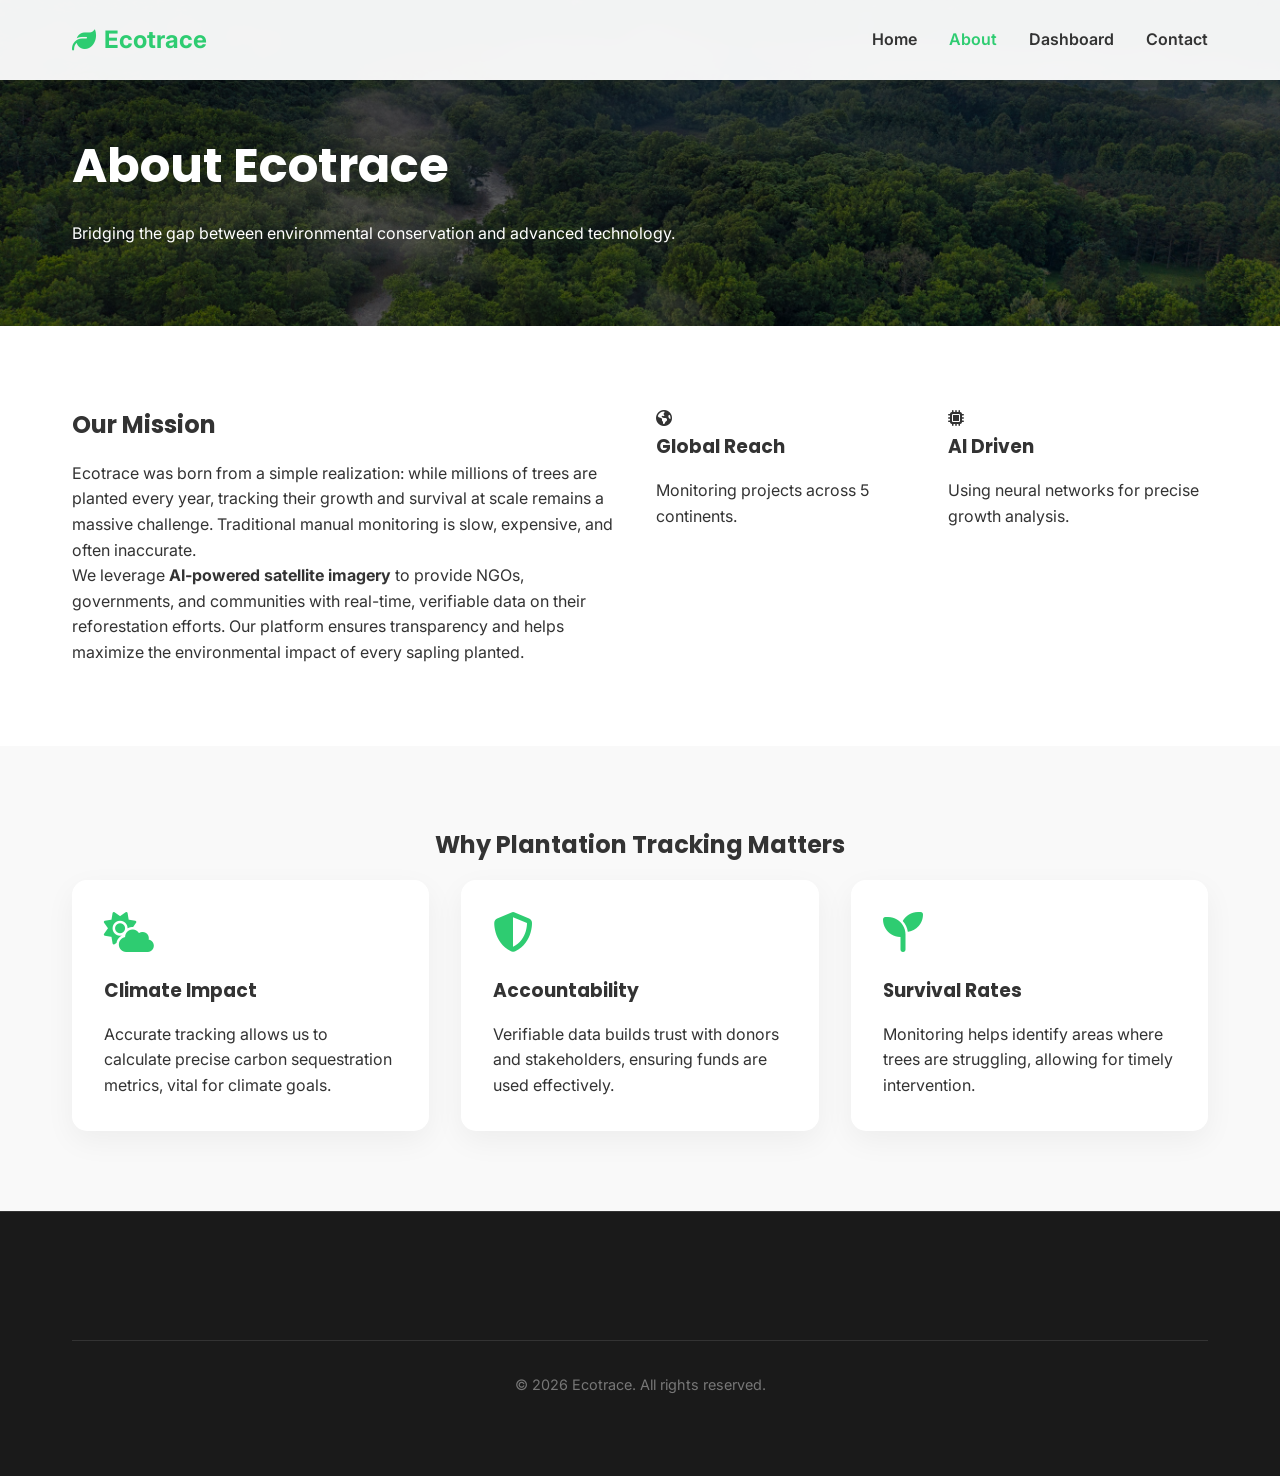
<file: about.html>
<!DOCTYPE html>
<html lang="en">
<head>
    <meta charset="UTF-8">
    <meta name="viewport" content="width=device-width, initial-scale=1.0">
    <title>About Us - Ecotrace</title>
    <link href="https://fonts.googleapis.com/css2?family=Inter:wght@300;400;600;700&family=Poppins:wght@400;600;700&display=swap" rel="stylesheet">
    <link href="https://unpkg.com/aos@2.3.1/dist/aos.css" rel="stylesheet">
    <link rel="stylesheet" href="css/style.css">
    <link rel="stylesheet" href="https://cdnjs.cloudflare.com/ajax/libs/font-awesome/6.4.0/css/all.min.css">
</head>
<body>
    <!-- Navigation -->
    <nav class="navbar">
        <div class="container">
            <a href="index.html" class="logo">
                <i class="fas fa-leaf"></i> Ecotrace
            </a>
            <ul class="nav-links">
                <li><a href="index.html">Home</a></li>
                <li><a href="about.html" class="active">About</a></li>
                <li><a href="dashboard.html">Dashboard</a></li>
                <li><a href="contact.html">Contact</a></li>
            </ul>
            <div class="nav-toggle">
                <i class="fas fa-bars"></i>
            </div>
        </div>
    </nav>

    <!-- Page Header -->
    <header class="page-header" style="background: linear-gradient(rgba(0,0,0,0.6), rgba(0,0,0,0.6)), url('assets/images/forest-about.jpg') center/cover no-repeat;">
        <div class="container">
            <h1 data-aos="fade-up">About Ecotrace</h1>
            <p data-aos="fade-up" data-aos-delay="100">Bridging the gap between environmental conservation and advanced technology.</p>
        </div>
    </header>

    <!-- Mission Section -->
    <section class="mission section-padding">
        <div class="container">
            <div class="grid grid-2 items-center">
                <div class="mission-text" data-aos="fade-right">
                    <h2>Our Mission</h2>
                    <p>Ecotrace was born from a simple realization: while millions of trees are planted every year, tracking their growth and survival at scale remains a massive challenge. Traditional manual monitoring is slow, expensive, and often inaccurate.</p>
                    <p>We leverage <strong>AI-powered satellite imagery</strong> to provide NGOs, governments, and communities with real-time, verifiable data on their reforestation efforts. Our platform ensures transparency and helps maximize the environmental impact of every sapling planted.</p>
                </div>
                <div class="mission-stats grid grid-2 gap-2" data-aos="fade-left">
                    <div class="info-card">
                        <i class="fas fa-globe-americas"></i>
                        <h3>Global Reach</h3>
                        <p>Monitoring projects across 5 continents.</p>
                    </div>
                    <div class="info-card">
                        <i class="fas fa-microchip"></i>
                        <h3>AI Driven</h3>
                        <p>Using neural networks for precise growth analysis.</p>
                    </div>
                </div>
            </div>
        </div>
    </section>

    <!-- Why It Matters -->
    <section class="why-matters section-padding bg-light">
        <div class="container">
            <div class="section-header text-center" data-aos="fade-up">
                <h2>Why Plantation Tracking Matters</h2>
            </div>
            <div class="grid grid-3">
                <div class="feature-card" data-aos="fade-up">
                    <div class="icon-box"><i class="fas fa-cloud-sun"></i></div>
                    <h3>Climate Impact</h3>
                    <p>Accurate tracking allows us to calculate precise carbon sequestration metrics, vital for climate goals.</p>
                </div>
                <div class="feature-card" data-aos="fade-up" data-aos-delay="100">
                    <div class="icon-box"><i class="fas fa-shield-alt"></i></div>
                    <h3>Accountability</h3>
                    <p>Verifiable data builds trust with donors and stakeholders, ensuring funds are used effectively.</p>
                </div>
                <div class="feature-card" data-aos="fade-up" data-aos-delay="200">
                    <div class="icon-box"><i class="fas fa-seedling"></i></div>
                    <h3>Survival Rates</h3>
                    <p>Monitoring helps identify areas where trees are struggling, allowing for timely intervention.</p>
                </div>
            </div>
        </div>
    </section>

    <!-- Footer -->
    <footer class="footer section-padding bg-dark text-white">
        <div class="container">
            <div class="footer-bottom text-center">
                <p>&copy; 2026 Ecotrace. All rights reserved.</p>
            </div>
        </div>
    </footer>

    <script src="https://unpkg.com/aos@2.3.1/dist/aos.js"></script>
    <script src="js/script.js"></script>
    <script>
        AOS.init({ duration: 1000, once: true });
    </script>
</body>
</html>
</file>
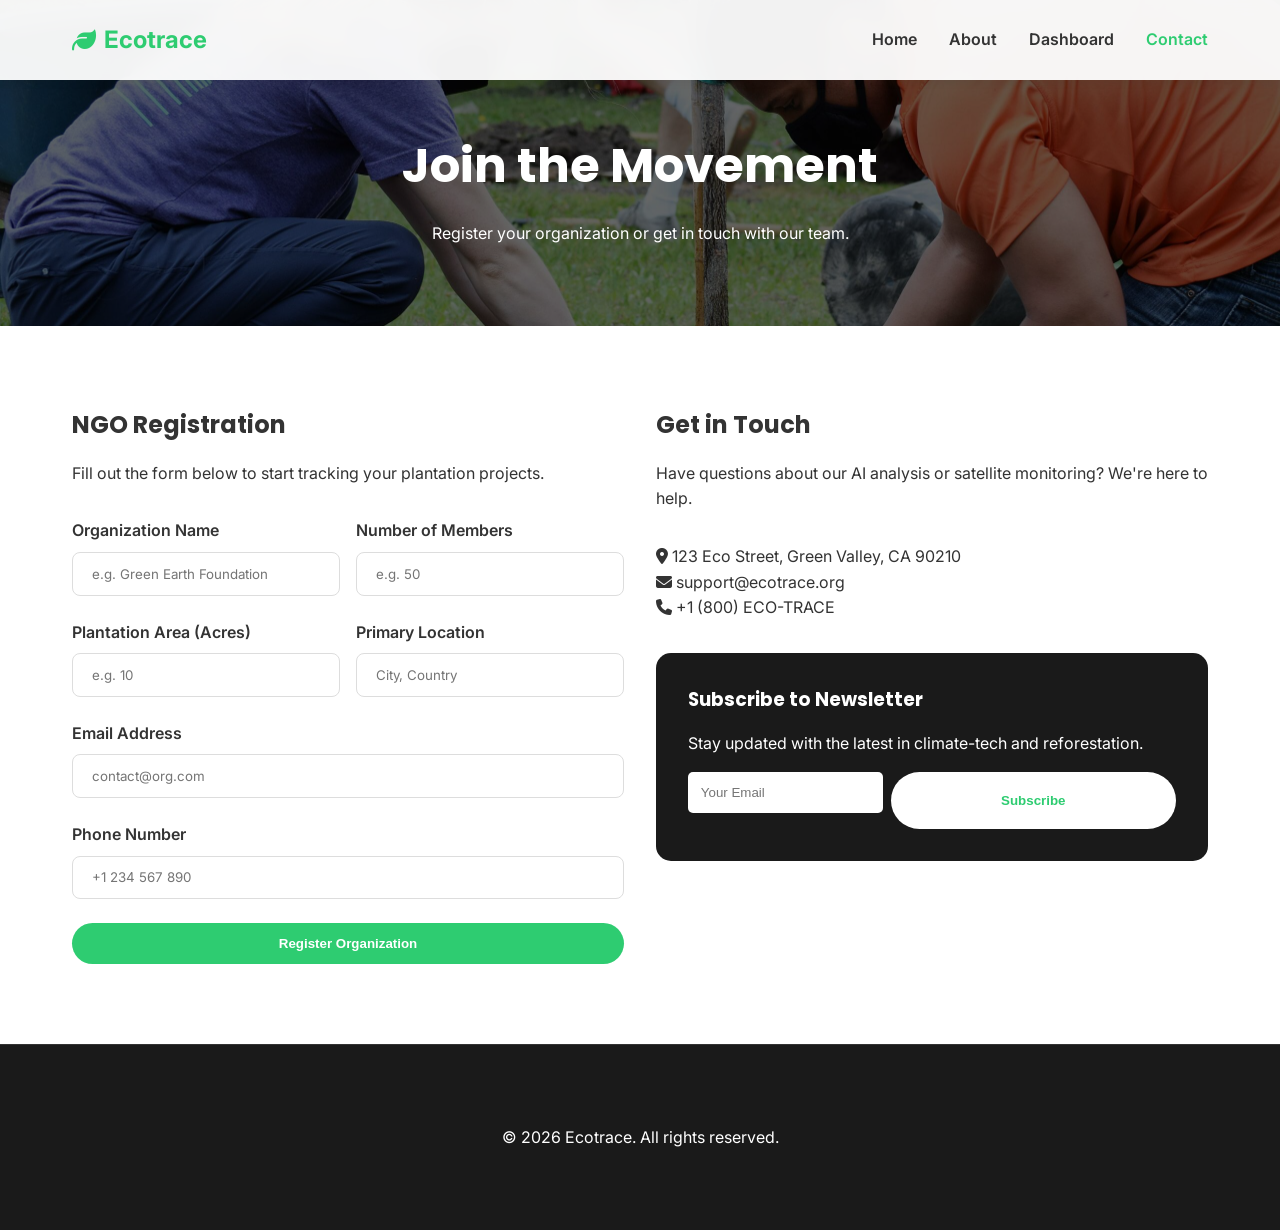
<file: contact.html>
<!DOCTYPE html>
<html lang="en">
<head>
    <meta charset="UTF-8">
    <meta name="viewport" content="width=device-width, initial-scale=1.0">
    <title>Contact & Register - Ecotrace</title>
    <link href="https://fonts.googleapis.com/css2?family=Inter:wght@300;400;600;700&family=Poppins:wght@400;600;700&display=swap" rel="stylesheet">
    <link rel="stylesheet" href="css/style.css">
    <link rel="stylesheet" href="https://cdnjs.cloudflare.com/ajax/libs/font-awesome/6.4.0/css/all.min.css">
</head>
<body>
    <!-- Navigation -->
    <nav class="navbar">
        <div class="container">
            <a href="index.html" class="logo">
                <i class="fas fa-leaf"></i> Ecotrace
            </a>
            <ul class="nav-links">
                <li><a href="index.html">Home</a></li>
                <li><a href="about.html">About</a></li>
                <li><a href="dashboard.html">Dashboard</a></li>
                <li><a href="contact.html" class="active">Contact</a></li>
            </ul>
            <div class="nav-toggle">
                <i class="fas fa-bars"></i>
            </div>
        </div>
    </nav>

    <header class="page-header" style="background: linear-gradient(rgba(0,0,0,0.6), rgba(0,0,0,0.6)), url('assets/images/volunteers.jpg') center/cover no-repeat;">
        <div class="container text-center">
            <h1>Join the Movement</h1>
            <p>Register your organization or get in touch with our team.</p>
        </div>
    </header>

    <section class="contact-section section-padding">
        <div class="container">
            <div class="grid grid-2 gap-4">
                <div class="registration-form">
                    <h2>NGO Registration</h2>
                    <p class="mb-2">Fill out the form below to start tracking your plantation projects.</p>
                    <form id="ngo-form" class="form-group">
                        <div class="form-row">
                            <div class="input-field">
                                <label>Organization Name</label>
                                <input type="text" placeholder="e.g. Green Earth Foundation" required>
                            </div>
                            <div class="input-field">
                                <label>Number of Members</label>
                                <input type="number" placeholder="e.g. 50" required>
                            </div>
                        </div>
                        <div class="form-row">
                            <div class="input-field">
                                <label>Plantation Area (Acres)</label>
                                <input type="number" placeholder="e.g. 10" required>
                            </div>
                            <div class="input-field">
                                <label>Primary Location</label>
                                <input type="text" placeholder="City, Country" required>
                            </div>
                        </div>
                        <div class="input-field">
                            <label>Email Address</label>
                            <input type="email" placeholder="contact@org.com" required>
                        </div>
                        <div class="input-field">
                            <label>Phone Number</label>
                            <input type="tel" placeholder="+1 234 567 890" required>
                        </div>
                        <button type="submit" class="btn btn-primary btn-block">Register Organization</button>
                    </form>
                </div>

                <div class="contact-info">
                    <div class="info-box mb-2">
                        <h2>Get in Touch</h2>
                        <p>Have questions about our AI analysis or satellite monitoring? We're here to help.</p>
                        <ul class="contact-details mt-2">
                            <li><i class="fas fa-map-marker-alt"></i> 123 Eco Street, Green Valley, CA 90210</li>
                            <li><i class="fas fa-envelope"></i> support@ecotrace.org</li>
                            <li><i class="fas fa-phone"></i> +1 (800) ECO-TRACE</li>
                        </ul>
                    </div>
                    <div class="newsletter-box bg-dark text-white p-2" style="border-radius: 15px;">
                        <h3>Subscribe to Newsletter</h3>
                        <p>Stay updated with the latest in climate-tech and reforestation.</p>
                        <form class="newsletter-form mt-1">
                            <input type="email" placeholder="Your Email" class="mb-1">
                            <button type="submit" class="btn btn-secondary btn-block">Subscribe</button>
                        </form>
                    </div>
                </div>
            </div>
        </div>
    </section>

    <!-- Footer -->
    <footer class="footer section-padding bg-dark text-white">
        <div class="container text-center">
            <p>&copy; 2026 Ecotrace. All rights reserved.</p>
        </div>
    </footer>

    <script src="js/script.js"></script>
</body>
</html>
</file>
<file: css/style.css>
/* 
    Ecotrace - Main Stylesheet
    Color Palette:
    - Primary Green: #2ecc71
    - Dark Green: #27ae60
    - Dark BG: #1a1a1a
    - Light BG: #f9f9f9
    - Text: #333
*/

:root {
    --primary-color: #2ecc71;
    --secondary-color: #27ae60;
    --dark-color: #1a1a1a;
    --light-color: #f9f9f9;
    --white: #ffffff;
    --text-color: #333;
    --gray-color: #777;
    --transition: all 0.3s ease;
}

* {
    margin: 0;
    padding: 0;
    box-sizing: border-box;
}

body {
    font-family: 'Inter', sans-serif;
    line-height: 1.6;
    color: var(--text-color);
    overflow-x: hidden;
}

h1, h2, h3, h4 {
    font-family: 'Poppins', sans-serif;
    font-weight: 700;
    margin-bottom: 1rem;
}

a {
    text-decoration: none;
    color: inherit;
    transition: var(--transition);
}

ul {
    list-style: none;
}

img {
    max-width: 100%;
    display: block;
}

.container {
    max-width: 1200px;
    margin: 0 auto;
    padding: 0 2rem;
}

.section-padding {
    padding: 5rem 0;
}

.bg-light { background-color: var(--light-color); }
.bg-dark { background-color: var(--dark-color); color: var(--white); }
.text-center { text-align: center; }
.text-white { color: var(--white); }
.mt-1 { margin-top: 1rem; }
.mt-2 { margin-top: 2rem; }
.mb-1 { margin-bottom: 1rem; }
.mb-2 { margin-bottom: 2rem; }
.p-2 { padding: 2rem; }

/* Grid System */
.grid {
    display: grid;
    gap: 2rem;
}

.grid-2 { grid-template-columns: repeat(2, 1fr); }
.grid-3 { grid-template-columns: repeat(3, 1fr); }
.grid-4 { grid-template-columns: repeat(4, 1fr); }

@media (max-width: 992px) {
    .grid-3, .grid-4 { grid-template-columns: repeat(2, 1fr); }
}

@media (max-width: 768px) {
    .grid-2, .grid-3, .grid-4 { grid-template-columns: 1fr; }
}

/* Buttons */
.btn {
    display: inline-block;
    padding: 0.8rem 2rem;
    border-radius: 50px;
    font-weight: 600;
    cursor: pointer;
    border: none;
    transition: var(--transition);
}

.btn-primary {
    background-color: var(--primary-color);
    color: var(--white);
}

.btn-primary:hover {
    background-color: var(--secondary-color);
    transform: translateY(-3px);
    box-shadow: 0 5px 15px rgba(46, 204, 113, 0.3);
}

.btn-secondary {
    background-color: var(--white);
    color: var(--primary-color);
}

.btn-outline {
    background-color: transparent;
    border: 2px solid var(--white);
    color: var(--white);
}

.btn-outline:hover {
    background-color: var(--white);
    color: var(--primary-color);
}

.btn-text {
    color: var(--primary-color);
    font-weight: 700;
    padding: 0;
}

.btn-sm { padding: 0.5rem 1.2rem; font-size: 0.9rem; }
.btn-block { width: 100%; display: block; }

/* Navbar */
.navbar {
    height: 80px;
    display: flex;
    align-items: center;
    position: fixed;
    top: 0;
    width: 100%;
    z-index: 1000;
    background: rgba(255, 255, 255, 0.95);
    backdrop-filter: blur(10px);
    box-shadow: 0 2px 10px rgba(0,0,0,0.05);
}

.navbar .container {
    display: flex;
    justify-content: space-between;
    align-items: center;
    width: 100%;
}

.logo {
    font-size: 1.5rem;
    font-weight: 700;
    color: var(--primary-color);
    display: flex;
    align-items: center;
    gap: 0.5rem;
}

.nav-links {
    display: flex;
    gap: 2rem;
}

.nav-links a {
    font-weight: 600;
    color: var(--text-color);
}

.nav-links a:hover, .nav-links a.active {
    color: var(--primary-color);
}

.nav-toggle {
    display: none;
    font-size: 1.5rem;
    cursor: pointer;
}

@media (max-width: 768px) {
    .nav-toggle { display: block; }
    .nav-links {
        display: none;
        position: absolute;
        top: 80px;
        left: 0;
        width: 100%;
        background: var(--white);
        flex-direction: column;
        padding: 2rem;
        text-align: center;
        box-shadow: 0 10px 10px rgba(0,0,0,0.05);
    }
    .nav-links.active { display: flex; }
}

/* Hero Section */
.hero {
    height: 100vh;
    display: flex;
    align-items: center;
    color: var(--white);
    text-align: center;
    padding-top: 80px;
}

.hero h1 {
    font-size: 3.5rem;
    margin-bottom: 1.5rem;
}

.hero p {
    font-size: 1.2rem;
    max-width: 700px;
    margin: 0 auto 2rem;
}

.hero-btns {
    display: flex;
    justify-content: center;
    gap: 1rem;
}

@media (max-width: 768px) {
    .hero h1 { font-size: 2.5rem; }
    .hero-btns { flex-direction: column; }
}

/* Section Headers */
.section-subtitle {
    color: var(--primary-color);
    text-transform: uppercase;
    letter-spacing: 2px;
    font-weight: 700;
    font-size: 0.9rem;
    display: block;
    margin-bottom: 0.5rem;
}

/* Cards */
.feature-card, .group-card, .stat-card {
    background: var(--white);
    padding: 2rem;
    border-radius: 15px;
    box-shadow: 0 10px 30px rgba(0,0,0,0.05);
    transition: var(--transition);
}

.feature-card:hover, .group-card:hover {
    transform: translateY(-10px);
}

.feature-card i {
    font-size: 2.5rem;
    color: var(--primary-color);
    margin-bottom: 1.5rem;
}

/* Group Cards */
.group-card .group-img {
    height: 200px;
    overflow: hidden;
    border-radius: 10px;
    margin-bottom: 1.5rem;
}

.group-card .group-img img {
    width: 100%;
    height: 100%;
    object-fit: cover;
}

.group-info h3 { margin-bottom: 0.5rem; }
.group-meta {
    display: flex;
    justify-content: space-between;
    font-size: 0.9rem;
    color: var(--gray-color);
    margin-top: 1rem;
    padding-top: 1rem;
    border-top: 1px solid #eee;
}

/* AI Analysis Section */
.comparison-slider {
    position: relative;
    border-radius: 15px;
    overflow: hidden;
    box-shadow: 0 20px 40px rgba(0,0,0,0.2);
}

.slider-label {
    position: absolute;
    bottom: 20px;
    padding: 0.5rem 1rem;
    background: rgba(0,0,0,0.7);
    color: var(--white);
    border-radius: 5px;
    font-size: 0.8rem;
    text-transform: uppercase;
}

.slider-label.before { left: 20px; }
.slider-label.after { right: 20px; }

.metrics-grid {
    margin-top: 2rem;
}

.metric {
    margin-bottom: 1.5rem;
}

.metric-label {
    display: block;
    margin-bottom: 0.5rem;
    font-weight: 600;
}

.progress-bar {
    height: 10px;
    background: #eee;
    border-radius: 5px;
    overflow: hidden;
    margin-bottom: 0.3rem;
}

.progress {
    height: 100%;
    background: var(--primary-color);
}

.metric-value {
    font-size: 0.8rem;
    color: var(--gray-color);
}

/* Gallery */
.gallery-grid {
    display: grid;
    grid-template-columns: repeat(auto-fill, minmax(300px, 1fr));
    gap: 1rem;
}

.gallery-item {
    height: 250px;
    overflow: hidden;
    border-radius: 10px;
}

.gallery-item img {
    width: 100%;
    height: 100%;
    object-fit: cover;
    transition: var(--transition);
}

.gallery-item:hover img {
    transform: scale(1.1);
}

/* Dashboard Styles */
.dashboard-wrapper {
    display: grid;
    grid-template-columns: 280px 1fr;
    gap: 2rem;
    margin-top: 80px;
}

.dashboard-sidebar {
    background: var(--white);
    padding: 2rem;
    border-radius: 15px;
    height: fit-content;
    box-shadow: 0 5px 20px rgba(0,0,0,0.05);
}

.avatar {
    width: 80px;
    height: 80px;
    margin: 0 auto 1rem;
    border-radius: 50%;
    overflow: hidden;
}

.sidebar-menu {
    margin-top: 2rem;
}

.sidebar-menu li {
    margin-bottom: 0.5rem;
}

.sidebar-menu a {
    display: flex;
    align-items: center;
    gap: 1rem;
    padding: 0.8rem 1rem;
    border-radius: 10px;
    color: var(--gray-color);
}

.sidebar-menu li.active a, .sidebar-menu a:hover {
    background: var(--primary-color);
    color: var(--white);
}

.stat-card .label { color: var(--gray-color); font-size: 0.9rem; }
.stat-card .value { font-size: 2rem; margin: 0.5rem 0; }
.trend { font-size: 0.8rem; font-weight: 600; }
.trend.positive { color: var(--primary-color); }

.table-responsive {
    overflow-x: auto;
    background: var(--white);
    border-radius: 15px;
    padding: 1rem;
}

.data-table {
    width: 100%;
    border-collapse: collapse;
}

.data-table th, .data-table td {
    padding: 1rem;
    text-align: left;
    border-bottom: 1px solid #eee;
}

.badge {
    padding: 0.3rem 0.8rem;
    border-radius: 20px;
    font-size: 0.75rem;
    font-weight: 600;
}

.badge-success { background: #e8f8f0; color: #2ecc71; }
.badge-info { background: #e8f4fd; color: #3498db; }
.badge-warning { background: #fef9e7; color: #f1c40f; }

.upload-area {
    border: 2px dashed #ccc;
    padding: 2rem;
    text-align: center;
    border-radius: 15px;
    background: var(--white);
}

.upload-area i { font-size: 3rem; color: var(--gray-color); margin-bottom: 1rem; }

@media (max-width: 992px) {
    .dashboard-wrapper { grid-template-columns: 1fr; }
}

/* Forms */
.form-group .input-field {
    margin-bottom: 1.5rem;
}

.input-field label {
    display: block;
    margin-bottom: 0.5rem;
    font-weight: 600;
}

.input-field input, .input-field textarea {
    width: 100%;
    padding: 0.8rem 1.2rem;
    border: 1px solid #ddd;
    border-radius: 8px;
    font-family: inherit;
}

.form-row {
    display: grid;
    grid-template-columns: 1fr 1fr;
    gap: 1rem;
}

@media (max-width: 576px) {
    .form-row { grid-template-columns: 1fr; }
}

/* Page Header */
.page-header {
    padding: 8rem 0 5rem;
    color: var(--white);
}

.page-header h1 { font-size: 3rem; }

/* Footer */
.footer {
    border-top: 1px solid #333;
}

.footer-info .logo { color: var(--white); margin-bottom: 1rem; }
.footer h4 { margin-bottom: 1.5rem; }
.footer-links li { margin-bottom: 0.8rem; }
.footer-links a:hover { color: var(--primary-color); }

.newsletter-form {
    display: flex;
    gap: 0.5rem;
}

.newsletter-form input {
    padding: 0.8rem;
    border-radius: 5px;
    border: none;
    flex: 1;
}

.footer-bottom {
    margin-top: 3rem;
    padding-top: 2rem;
    border-top: 1px solid #333;
    font-size: 0.9rem;
    color: var(--gray-color);
}

/* Modal Styles */
.modal {
    display: none;
    position: fixed;
    z-index: 2000;
    left: 0;
    top: 0;
    width: 100%;
    height: 100%;
    background-color: rgba(0,0,0,0.5);
    backdrop-filter: blur(5px);
}

.modal-content {
    background-color: var(--white);
    margin: 10% auto;
    padding: 2rem;
    border-radius: 15px;
    width: 90%;
    max-width: 500px;
    position: relative;
    animation: modalFade 0.3s ease;
}

@keyframes modalFade {
    from { transform: translateY(-50px); opacity: 0; }
    to { transform: translateY(0); opacity: 1; }
}

.close-modal {
    position: absolute;
    right: 20px;
    top: 15px;
    font-size: 1.5rem;
    cursor: pointer;
    color: var(--gray-color);
}

.close-modal:hover {
    color: var(--text-color);
}
</file>
